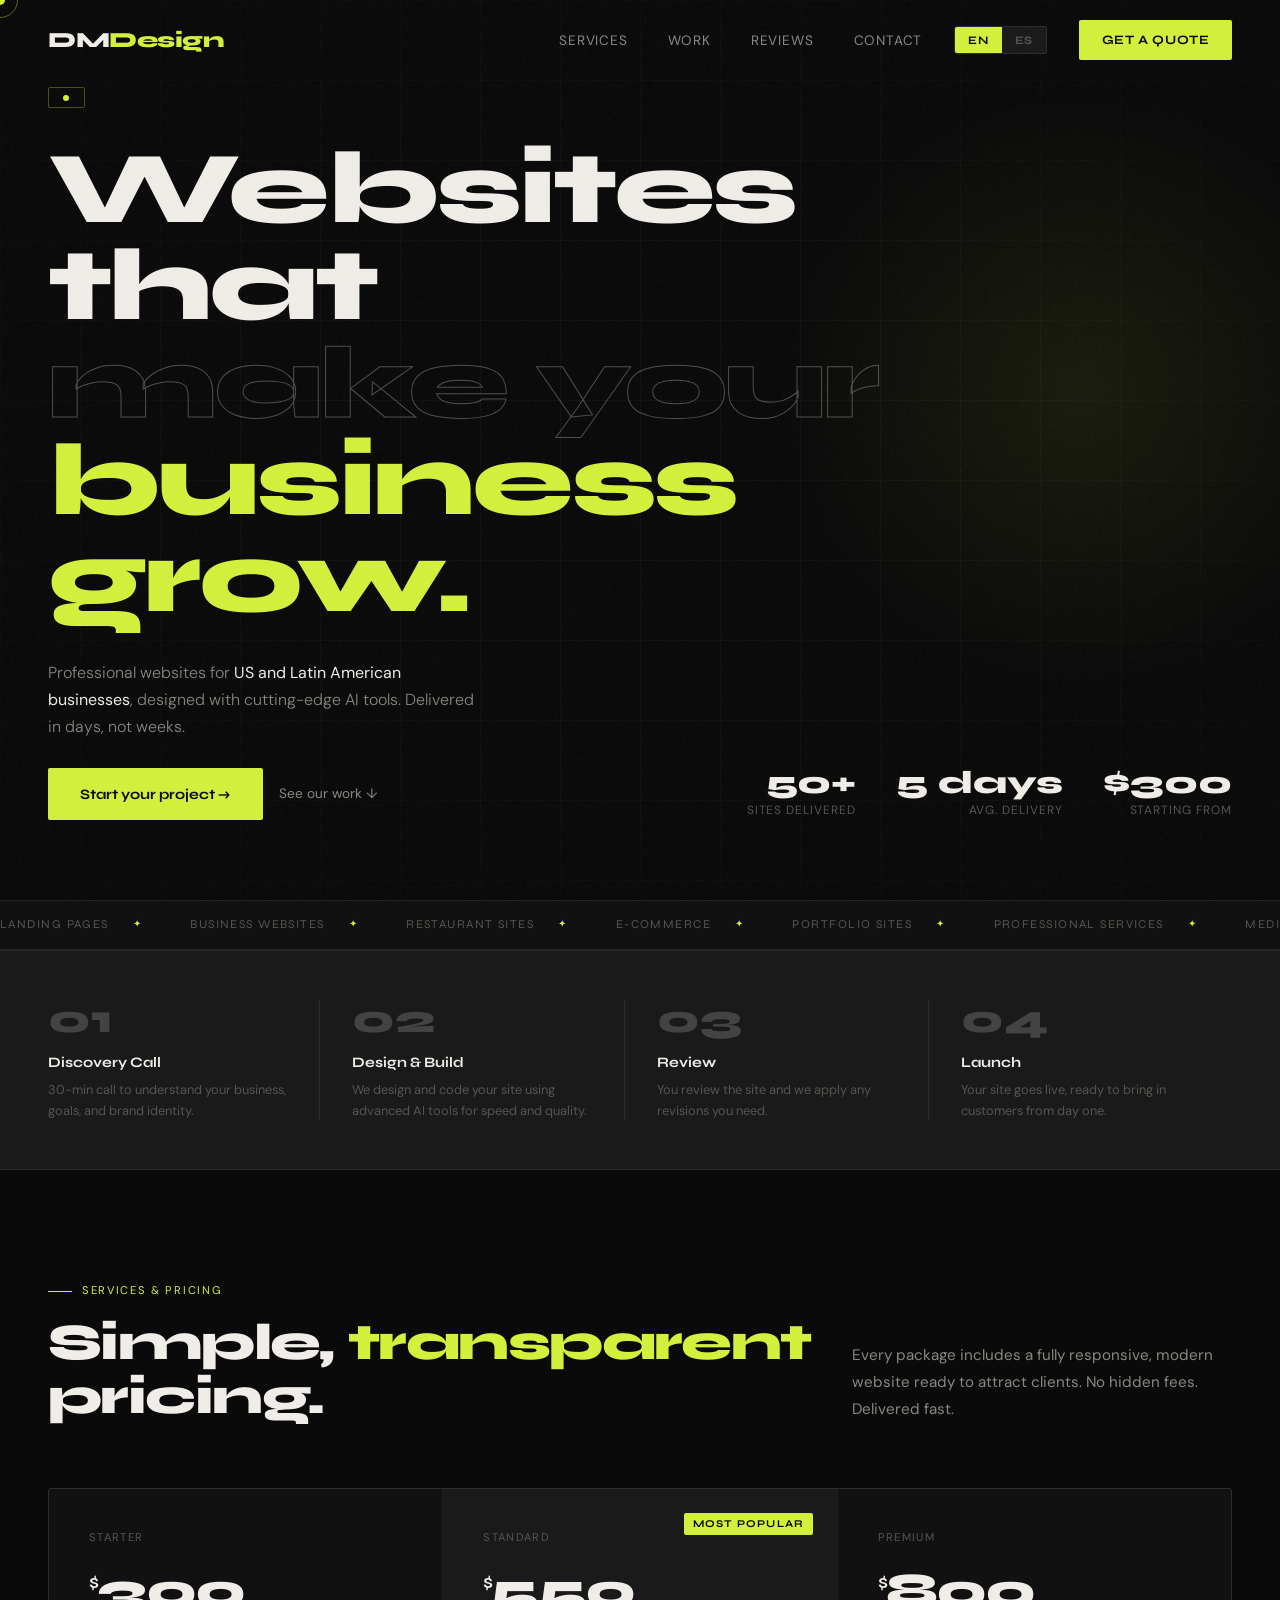
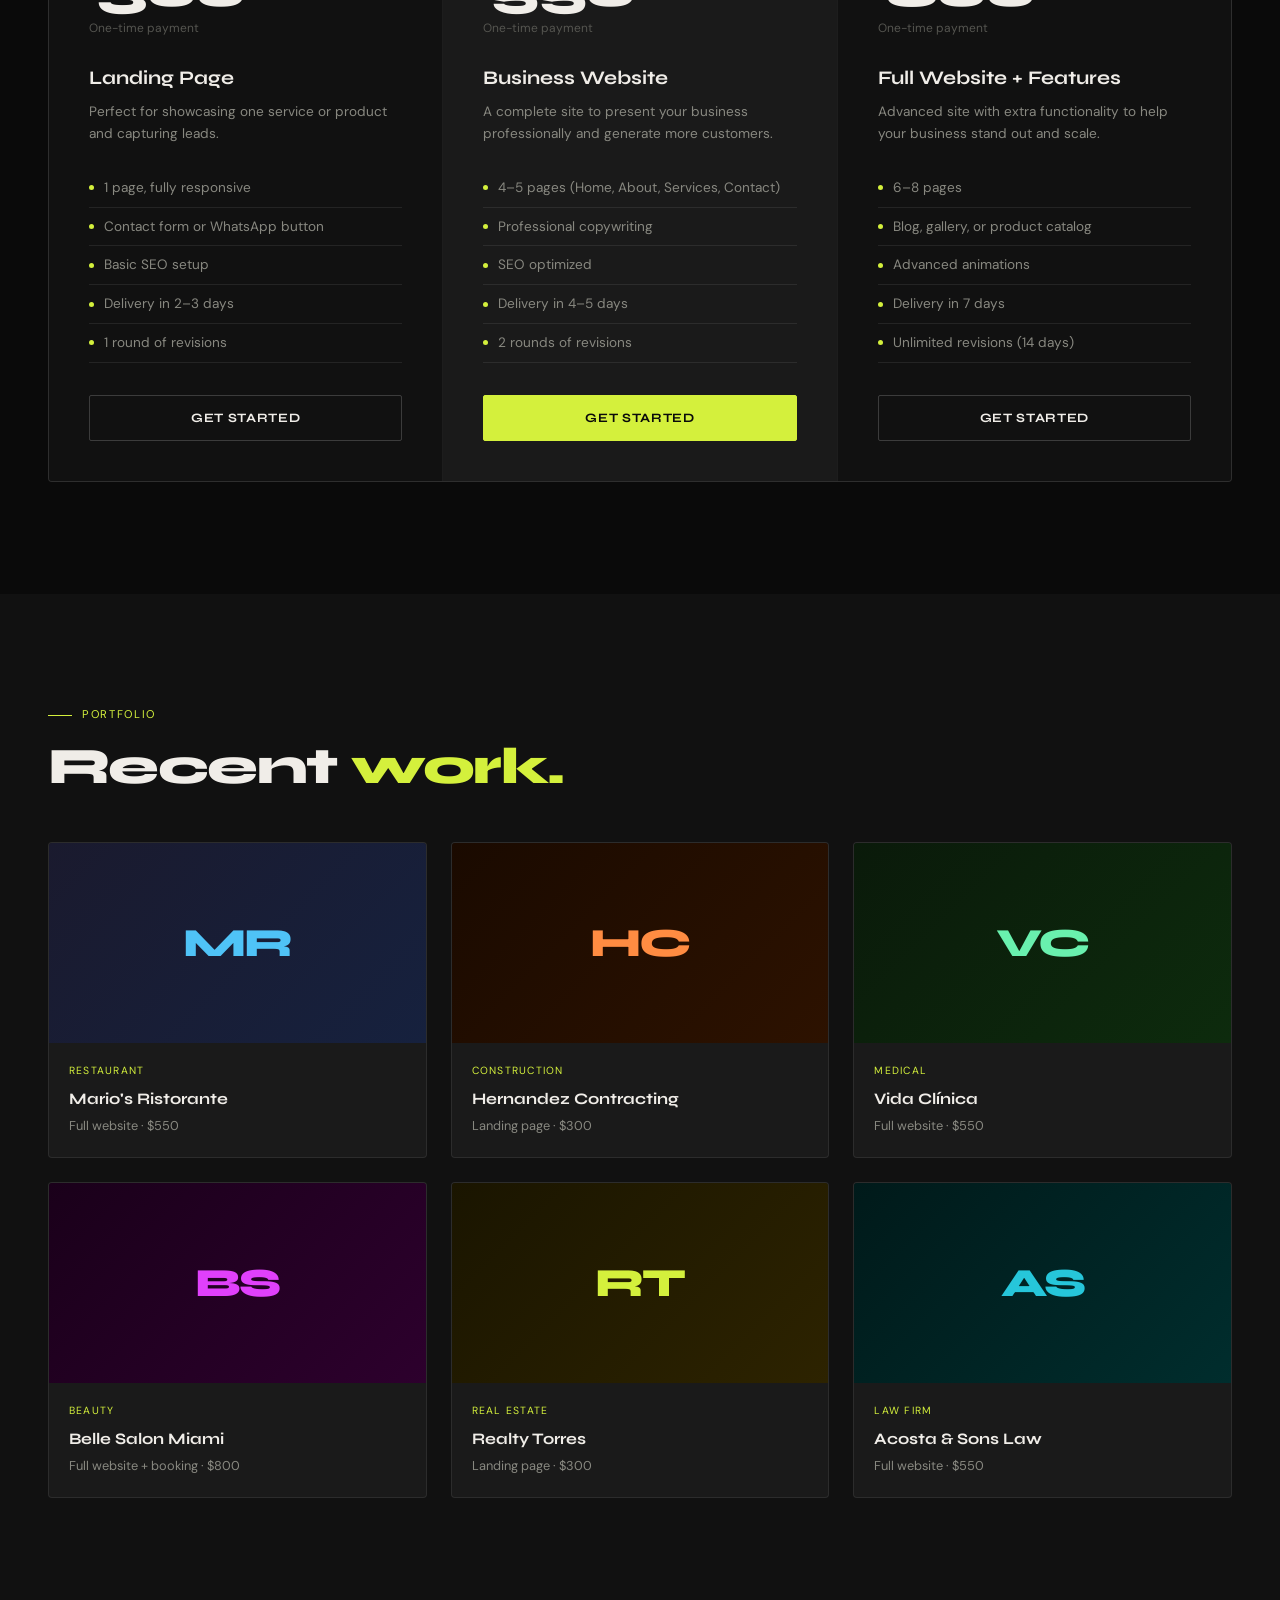
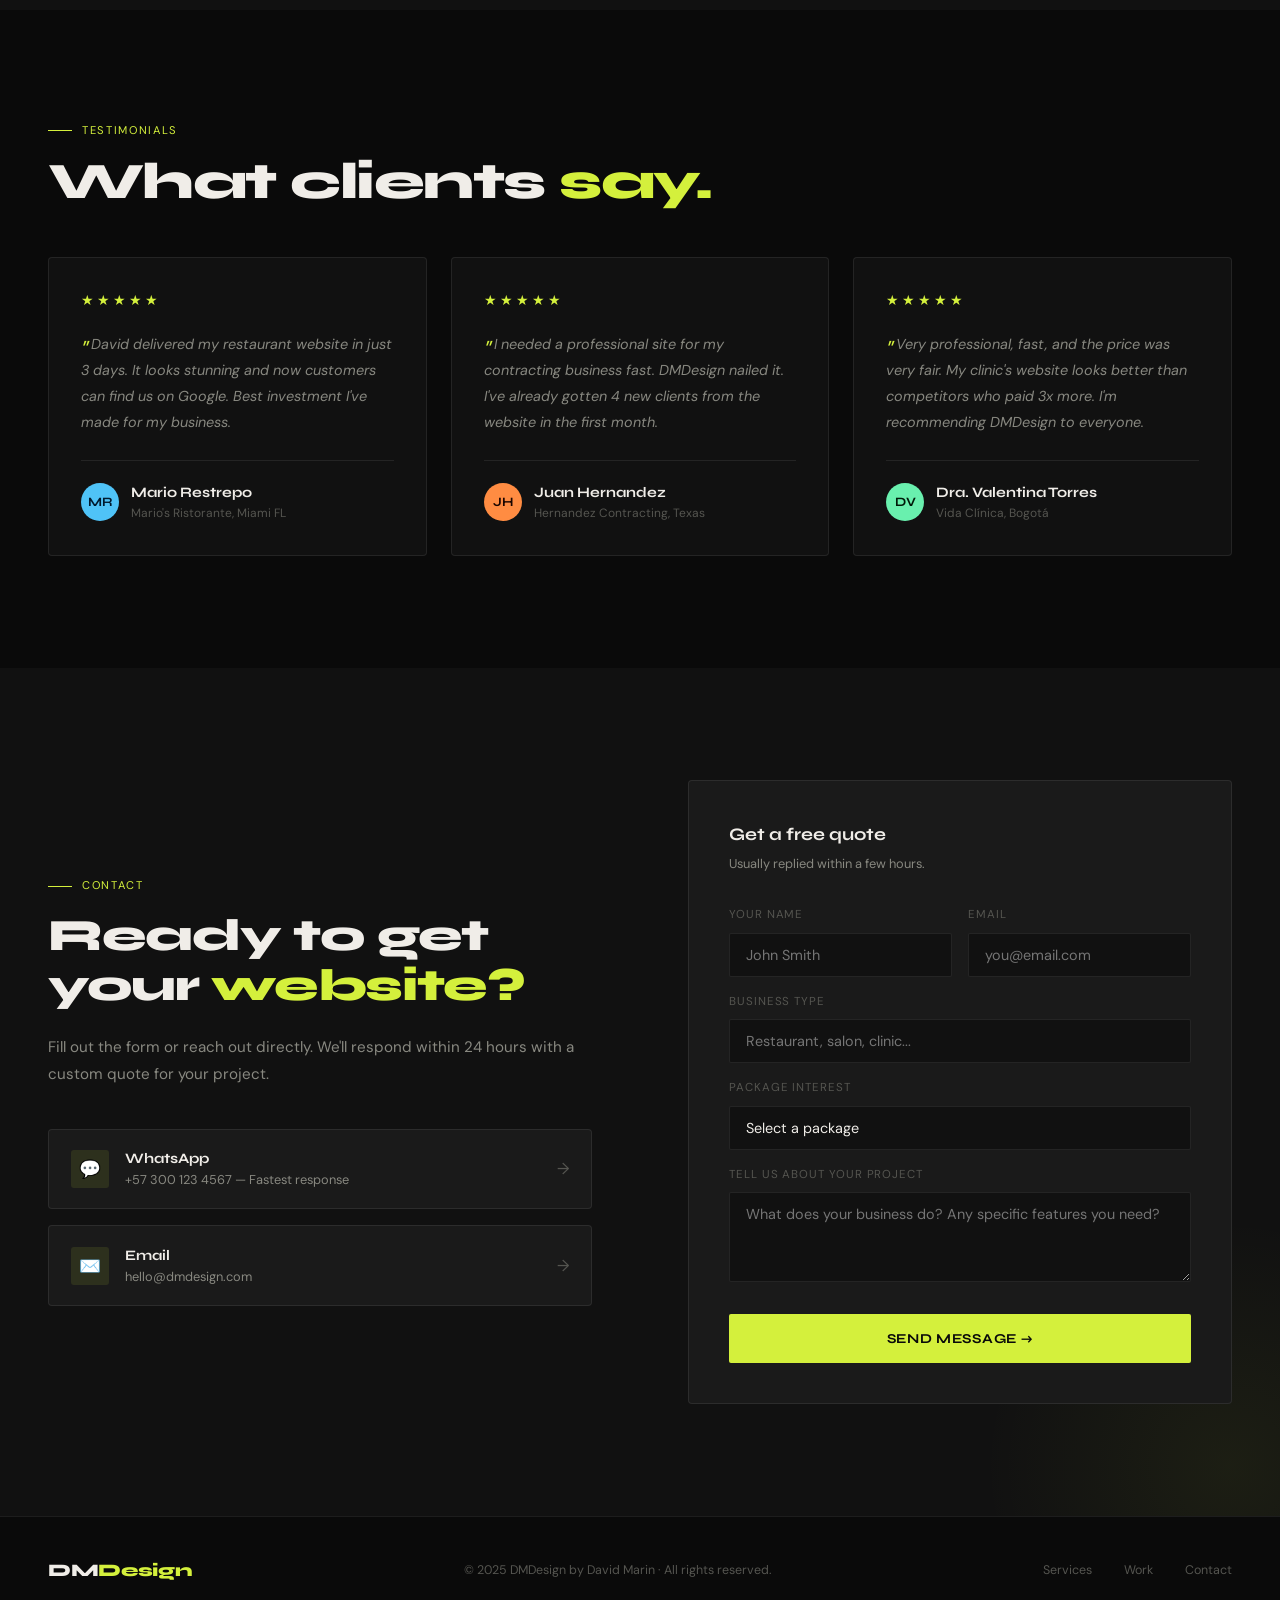
<file: index.html>
<!DOCTYPE html>
<html lang="en">
<head>
<meta charset="UTF-8">
<meta name="viewport" content="width=device-width, initial-scale=1.0">
<title>DMDesign — Professional Web Design</title>
<link rel="stylesheet" href="style.css">
<link rel="preconnect" href="https://fonts.googleapis.com">
<link rel="preconnect" href="https://fonts.gstatic.com" crossorigin>
<link href="https://fonts.googleapis.com/css2?family=Syne:wght@400;500;600;700;800&family=DM+Sans:ital,opsz,wght@0,9..40,300;0,9..40,400;0,9..40,500;1,9..40,300&display=swap" rel="stylesheet">

<script src="Js.js" defer></script>


</head>
<body>

<div class="cursor" id="cursor"></div>
<div class="cursor-ring" id="cursor-ring"></div>

<nav id="nav">
  <a href="#" class="nav-logo">DM<span>Design</span></a>
  <div class="nav-right">
    <ul class="nav-links">
      <li><a href="#services"      data-en="Services"    data-es="Servicios">Services</a></li>
      <li><a href="#portfolio"     data-en="Work"        data-es="Portafolio">Work</a></li>
      <li><a href="#testimonials"  data-en="Reviews"     data-es="Reseñas">Reviews</a></li>
      <li><a href="#contact"       data-en="Contact"     data-es="Contacto">Contact</a></li>
    </ul>
    <div class="lang-toggle">
      <button class="lang-btn active" id="btn-en" onclick="setLang('en')">EN</button>
      <button class="lang-btn"        id="btn-es" onclick="setLang('es')">ES</button>
    </div>
    <a href="#contact" class="nav-cta" data-en="Get a quote" data-es="Cotizar">Get a quote</a>
  </div>
</nav>

<!-- HERO -->
<section id="hero">
  <div class="hero-grid-bg"></div>
  <div class="hero-accent-orb"></div>
  <div class="hero-tag" data-en="" data-es=""></div>
  <h1 class="hero-headline reveal">
    <span data-en="Websites that"    data-es="Páginas web que">Websites that</span><br>
    <span class="outline" data-en="make your"   data-es="hacen crecer">make your</span><br>
    <span class="accent"  data-en="business grow." data-es="tu negocio.">business grow.</span>
  </h1>
  <div class="hero-bottom reveal reveal-delay-2">
    <div>
      <p class="hero-sub" data-en="Professional websites for <strong>US and Latin American businesses</strong>, designed with cutting-edge AI tools. Delivered in days, not weeks." data-es="Páginas web profesionales para <strong>negocios en EE.UU. y América Latina</strong>, creadas con herramientas de IA de vanguardia. Listas en días, no semanas.">Professional websites for <strong>US and Latin American businesses</strong>, designed with cutting-edge AI tools. Delivered in days, not weeks.</p>
      <div class="hero-actions">
        <a href="#contact" class="btn-primary" data-en="Start your project →" data-es="Empieza tu proyecto →">Start your project →</a>
        <a href="#portfolio" class="btn-ghost"  data-en="See our work ↓"       data-es="Ver nuestro trabajo ↓">See our work ↓</a>
      </div>
    </div>
    <div class="hero-stats">
      <div class="stat-item">
        <div class="stat-num">50+</div>
        <div class="stat-label" data-en="Sites Delivered" data-es="Sitios Entregados">Sites Delivered</div>
      </div>
      <div class="stat-item">
        <div class="stat-num">5 <span data-en="days" data-es="días">days</span></div>
        <div class="stat-label" data-en="Avg. Delivery" data-es="Entrega Promedio">Avg. Delivery</div>
      </div>
      <div class="stat-item">
        <div class="stat-num">$300</div>
        <div class="stat-label" data-en="Starting From" data-es="Desde">Starting From</div>
      </div>
    </div>
  </div>
</section>

<!-- MARQUEE -->
<div class="marquee-wrap">
  <div class="marquee-track">
    <div class="marquee-item" data-en="Landing Pages"         data-es="Landing Pages">Landing Pages</div>
    <div class="marquee-item" data-en="Business Websites"     data-es="Sitios Corporativos">Business Websites</div>
    <div class="marquee-item" data-en="Restaurant Sites"      data-es="Sitios para Restaurantes">Restaurant Sites</div>
    <div class="marquee-item" data-en="E-commerce"            data-es="Tiendas Online">E-commerce</div>
    <div class="marquee-item" data-en="Portfolio Sites"       data-es="Portafolios">Portfolio Sites</div>
    <div class="marquee-item" data-en="Professional Services" data-es="Servicios Profesionales">Professional Services</div>
    <div class="marquee-item" data-en="Medical Practices"     data-es="Clínicas y Médicos">Medical Practices</div>
    <div class="marquee-item" data-en="Local Businesses"      data-es="Negocios Locales">Local Businesses</div>
    <div class="marquee-item" data-en="Real Estate"           data-es="Inmobiliarias">Real Estate</div>
    <div class="marquee-item" data-en="Landing Pages"         data-es="Landing Pages">Landing Pages</div>
    <div class="marquee-item" data-en="Business Websites"     data-es="Sitios Corporativos">Business Websites</div>
    <div class="marquee-item" data-en="Restaurant Sites"      data-es="Sitios para Restaurantes">Restaurant Sites</div>
    <div class="marquee-item" data-en="E-commerce"            data-es="Tiendas Online">E-commerce</div>
    <div class="marquee-item" data-en="Portfolio Sites"       data-es="Portafolios">Portfolio Sites</div>
    <div class="marquee-item" data-en="Professional Services" data-es="Servicios Profesionales">Professional Services</div>
    <div class="marquee-item" data-en="Medical Practices"     data-es="Clínicas y Médicos">Medical Practices</div>
    <div class="marquee-item" data-en="Local Businesses"      data-es="Negocios Locales">Local Businesses</div>
    <div class="marquee-item" data-en="Real Estate"           data-es="Inmobiliarias">Real Estate</div>
  </div>
</div>

<!-- PROCESS -->
<div class="process-strip">
  <div class="process-step reveal">
    <div class="process-num">01</div>
    <div class="process-step-title" data-en="Discovery Call"   data-es="Llamada Inicial">Discovery Call</div>
    <div class="process-desc"       data-en="30-min call to understand your business, goals, and brand identity." data-es="Llamada de 30 min para entender tu negocio, objetivos e identidad de marca.">30-min call to understand your business, goals, and brand identity.</div>
  </div>
  <div class="process-step reveal reveal-delay-1">
    <div class="process-num">02</div>
    <div class="process-step-title" data-en="Design & Build"   data-es="Diseño y Desarrollo">Design & Build</div>
    <div class="process-desc"       data-en="We design and code your site using advanced AI tools for speed and quality." data-es="Diseñamos y desarrollamos tu sitio con herramientas de IA para máxima velocidad y calidad.">We design and code your site using advanced AI tools for speed and quality.</div>
  </div>
  <div class="process-step reveal reveal-delay-2">
    <div class="process-num">03</div>
    <div class="process-step-title" data-en="Review"           data-es="Revisión">Review</div>
    <div class="process-desc"       data-en="You review the site and we apply any revisions you need." data-es="Revisas el sitio y aplicamos todos los cambios que necesites.">You review the site and we apply any revisions you need.</div>
  </div>
  <div class="process-step reveal reveal-delay-3">
    <div class="process-num">04</div>
    <div class="process-step-title" data-en="Launch"           data-es="Lanzamiento">Launch</div>
    <div class="process-desc"       data-en="Your site goes live, ready to bring in customers from day one." data-es="Tu sitio sale en vivo, listo para atraer clientes desde el primer día.">Your site goes live, ready to bring in customers from day one.</div>
  </div>
</div>

<!-- SERVICES -->
<section id="services">
  <div class="services-header">
    <div>
      <div class="section-label reveal" data-en="Services & Pricing" data-es="Servicios y Precios">Services & Pricing</div>
      <h2 class="section-title reveal reveal-delay-1">
        <span data-en="Simple, "     data-es="Precios ">Simple, </span><span class="accent" data-en="transparent" data-es="simples y">transparent</span><br>
        <span data-en="pricing."     data-es="transparentes.">pricing.</span>
      </h2>
    </div>
    <p class="services-desc reveal" data-en="Every package includes a fully responsive, modern website ready to attract clients. No hidden fees. Delivered fast." data-es="Cada paquete incluye un sitio web moderno y responsive listo para atraer clientes. Sin costos ocultos. Entregado rápido.">Every package includes a fully responsive, modern website ready to attract clients. No hidden fees. Delivered fast.</p>
  </div>
  <div class="pricing-grid reveal">
    <div class="pricing-card">
      <div class="pricing-tier"      data-en="Starter"       data-es="Básico">Starter</div>
      <div class="pricing-price"><sup>$</sup>300</div>
      <div class="pricing-from"      data-en="One-time payment" data-es="Pago único">One-time payment</div>
      <div class="pricing-name"      data-en="Landing Page"  data-es="Landing Page">Landing Page</div>
      <div class="pricing-desc-text" data-en="Perfect for showcasing one service or product and capturing leads." data-es="Ideal para destacar un servicio o producto y capturar clientes potenciales.">Perfect for showcasing one service or product and capturing leads.</div>
      <ul class="pricing-features">
        <li data-en="1 page, fully responsive"             data-es="1 página, totalmente responsive">1 page, fully responsive</li>
        <li data-en="Contact form or WhatsApp button"      data-es="Formulario de contacto o botón WhatsApp">Contact form or WhatsApp button</li>
        <li data-en="Basic SEO setup"                      data-es="SEO básico configurado">Basic SEO setup</li>
        <li data-en="Delivery in 2–3 days"                 data-es="Entrega en 2–3 días">Delivery in 2–3 days</li>
        <li data-en="1 round of revisions"                 data-es="1 ronda de revisiones">1 round of revisions</li>
      </ul>
      <a href="#contact" class="btn-card" data-en="Get started" data-es="Empezar">Get started</a>
    </div>
    <div class="pricing-card featured">
      <span class="pricing-badge"    data-en="Most popular"  data-es="Más popular">Most popular</span>
      <div class="pricing-tier"      data-en="Standard"      data-es="Estándar">Standard</div>
      <div class="pricing-price"><sup>$</sup>550</div>
      <div class="pricing-from"      data-en="One-time payment" data-es="Pago único">One-time payment</div>
      <div class="pricing-name"      data-en="Business Website" data-es="Sitio de Negocio">Business Website</div>
      <div class="pricing-desc-text" data-en="A complete site to present your business professionally and generate more customers." data-es="Un sitio completo para presentar tu negocio profesionalmente y generar más clientes.">A complete site to present your business professionally and generate more customers.</div>
      <ul class="pricing-features">
        <li data-en="4–5 pages (Home, About, Services, Contact)" data-es="4–5 páginas (Inicio, Nosotros, Servicios, Contacto)">4–5 pages (Home, About, Services, Contact)</li>
        <li data-en="Professional copywriting"             data-es="Redacción profesional de textos">Professional copywriting</li>
        <li data-en="SEO optimized"                        data-es="Optimizado para SEO">SEO optimized</li>
        <li data-en="Delivery in 4–5 days"                 data-es="Entrega en 4–5 días">Delivery in 4–5 days</li>
        <li data-en="2 rounds of revisions"                data-es="2 rondas de revisiones">2 rounds of revisions</li>
      </ul>
      <a href="#contact" class="btn-card filled" data-en="Get started" data-es="Empezar">Get started</a>
    </div>
    <div class="pricing-card">
      <div class="pricing-tier"      data-en="Premium"       data-es="Premium">Premium</div>
      <div class="pricing-price"><sup>$</sup>800</div>
      <div class="pricing-from"      data-en="One-time payment" data-es="Pago único">One-time payment</div>
      <div class="pricing-name"      data-en="Full Website + Features" data-es="Sitio Completo + Funciones">Full Website + Features</div>
      <div class="pricing-desc-text" data-en="Advanced site with extra functionality to help your business stand out and scale." data-es="Sitio avanzado con funcionalidades extra para destacar y escalar tu negocio.">Advanced site with extra functionality to help your business stand out and scale.</div>
      <ul class="pricing-features">
        <li data-en="6–8 pages"                            data-es="6–8 páginas">6–8 pages</li>
        <li data-en="Blog, gallery, or product catalog"    data-es="Blog, galería o catálogo de productos">Blog, gallery, or product catalog</li>
        <li data-en="Advanced animations"                  data-es="Animaciones avanzadas">Advanced animations</li>
        <li data-en="Delivery in 7 days"                   data-es="Entrega en 7 días">Delivery in 7 days</li>
        <li data-en="Unlimited revisions (14 days)"        data-es="Revisiones ilimitadas (14 días)">Unlimited revisions (14 days)</li>
      </ul>
      <a href="#contact" class="btn-card" data-en="Get started" data-es="Empezar">Get started</a>
    </div>
  </div>
</section>

<!-- PORTFOLIO -->
<section id="portfolio">
  <div class="section-label reveal" data-en="Portfolio"      data-es="Portafolio">Portfolio</div>
  <h2 class="section-title reveal reveal-delay-1">
    <span data-en="Recent " data-es="Trabajo ">Recent </span><span class="accent" data-en="work." data-es="reciente.">work.</span>
  </h2>
  <div class="portfolio-grid">
    <div class="portfolio-item reveal">
      <div class="portfolio-thumb"><div class="port-preview port-1">MR</div></div>
      <div class="portfolio-info">
        <div class="portfolio-industry" data-en="Restaurant"   data-es="Restaurante">Restaurant</div>
        <div class="portfolio-title">Mario's Ristorante</div>
        <div class="portfolio-sub"      data-en="Full website · $550" data-es="Sitio completo · $550">Full website · $550</div>
      </div>
    </div>
    <div class="portfolio-item reveal reveal-delay-1">
      <div class="portfolio-thumb"><div class="port-preview port-2">HC</div></div>
      <div class="portfolio-info">
        <div class="portfolio-industry" data-en="Construction" data-es="Construcción">Construction</div>
        <div class="portfolio-title">Hernandez Contracting</div>
        <div class="portfolio-sub"      data-en="Landing page · $300" data-es="Landing page · $300">Landing page · $300</div>
      </div>
    </div>
    <div class="portfolio-item reveal reveal-delay-2">
      <div class="portfolio-thumb"><div class="port-preview port-3">VC</div></div>
      <div class="portfolio-info">
        <div class="portfolio-industry" data-en="Medical"      data-es="Medicina">Medical</div>
        <div class="portfolio-title">Vida Clínica</div>
        <div class="portfolio-sub"      data-en="Full website · $550" data-es="Sitio completo · $550">Full website · $550</div>
      </div>
    </div>
    <div class="portfolio-item reveal reveal-delay-1">
      <div class="portfolio-thumb"><div class="port-preview port-4">BS</div></div>
      <div class="portfolio-info">
        <div class="portfolio-industry" data-en="Beauty"       data-es="Belleza">Beauty</div>
        <div class="portfolio-title">Belle Salon Miami</div>
        <div class="portfolio-sub"      data-en="Full website + booking · $800" data-es="Sitio + reservas · $800">Full website + booking · $800</div>
      </div>
    </div>
    <div class="portfolio-item reveal reveal-delay-2">
      <div class="portfolio-thumb"><div class="port-preview port-5">RT</div></div>
      <div class="portfolio-info">
        <div class="portfolio-industry" data-en="Real Estate"  data-es="Inmobiliaria">Real Estate</div>
        <div class="portfolio-title">Realty Torres</div>
        <div class="portfolio-sub"      data-en="Landing page · $300" data-es="Landing page · $300">Landing page · $300</div>
      </div>
    </div>
    <div class="portfolio-item reveal reveal-delay-3">
      <div class="portfolio-thumb"><div class="port-preview port-6">AS</div></div>
      <div class="portfolio-info">
        <div class="portfolio-industry" data-en="Law Firm"     data-es="Firma Legal">Law Firm</div>
        <div class="portfolio-title">Acosta &amp; Sons Law</div>
        <div class="portfolio-sub"      data-en="Full website · $550" data-es="Sitio completo · $550">Full website · $550</div>
      </div>
    </div>
  </div>
</section>

<!-- TESTIMONIALS -->
<section id="testimonials">
  <div class="section-label reveal" data-en="Testimonials"   data-es="Testimonios">Testimonials</div>
  <h2 class="section-title reveal reveal-delay-1">
    <span data-en="What clients "   data-es="Lo que dicen ">What clients </span><span class="accent" data-en="say." data-es="los clientes.">say.</span>
  </h2>
  <div class="testimonials-grid">
    <div class="testimonial-card reveal">
      <div class="testimonial-stars"><span class="star">★</span><span class="star">★</span><span class="star">★</span><span class="star">★</span><span class="star">★</span></div>
      <p class="testimonial-quote" data-en="David delivered my restaurant website in just 3 days. It looks stunning and now customers can find us on Google. Best investment I've made for my business." data-es="David entregó el sitio de mi restaurante en solo 3 días. Se ve espectacular y ahora los clientes nos encuentran en Google. La mejor inversión que he hecho para mi negocio.">David delivered my restaurant website in just 3 days. It looks stunning and now customers can find us on Google. Best investment I've made for my business.</p>
      <div class="testimonial-author">
        <div class="author-avatar" style="background:#4fc3f7;color:#001a2e;">MR</div>
        <div><div class="author-name">Mario Restrepo</div><div class="author-biz">Mario's Ristorante, Miami FL</div></div>
      </div>
    </div>
    <div class="testimonial-card reveal reveal-delay-1">
      <div class="testimonial-stars"><span class="star">★</span><span class="star">★</span><span class="star">★</span><span class="star">★</span><span class="star">★</span></div>
      <p class="testimonial-quote" data-en="I needed a professional site for my contracting business fast. DMDesign nailed it. I've already gotten 4 new clients from the website in the first month." data-es="Necesitaba un sitio profesional para mi negocio de construcción rápido. DMDesign lo logró. Ya conseguí 4 nuevos clientes a través del sitio en el primer mes.">I needed a professional site for my contracting business fast. DMDesign nailed it. I've already gotten 4 new clients from the website in the first month.</p>
      <div class="testimonial-author">
        <div class="author-avatar" style="background:#ff8c42;color:#1a0500;">JH</div>
        <div><div class="author-name">Juan Hernandez</div><div class="author-biz">Hernandez Contracting, Texas</div></div>
      </div>
    </div>
    <div class="testimonial-card reveal reveal-delay-2">
      <div class="testimonial-stars"><span class="star">★</span><span class="star">★</span><span class="star">★</span><span class="star">★</span><span class="star">★</span></div>
      <p class="testimonial-quote" data-en="Very professional, fast, and the price was very fair. My clinic's website looks better than competitors who paid 3x more. I'm recommending DMDesign to everyone." data-es="Muy profesional, rápido y el precio fue muy justo. El sitio de mi clínica se ve mejor que el de competidores que pagaron 3 veces más. Recomiendo DMDesign a todos.">Very professional, fast, and the price was very fair. My clinic's website looks better than competitors who paid 3x more. I'm recommending DMDesign to everyone.</p>
      <div class="testimonial-author">
        <div class="author-avatar" style="background:#69f0ae;color:#001a08;">DV</div>
        <div><div class="author-name">Dra. Valentina Torres</div><div class="author-biz">Vida Clínica, Bogotá</div></div>
      </div>
    </div>
  </div>
</section>

<!-- CONTACT -->
<section id="contact">
  <div class="contact-accent"></div>
  <div class="contact-inner">
    <div>
      <div class="section-label reveal" data-en="Contact" data-es="Contacto">Contact</div>
      <h2 class="contact-tagline reveal reveal-delay-1">
        <span data-en="Ready to get<br>your " data-es="¿Listo para tener<br>tu ">Ready to get<br>your </span><span class="accent" data-en="website?" data-es="página web?">website?</span>
      </h2>
      <p class="contact-sub reveal reveal-delay-2" data-en="Fill out the form or reach out directly. We'll respond within 24 hours with a custom quote for your project." data-es="Completa el formulario o contáctanos directamente. Te respondemos en menos de 24 horas con una cotización personalizada.">Fill out the form or reach out directly. We'll respond within 24 hours with a custom quote for your project.</p>
      <div class="contact-channels reveal reveal-delay-3">
        <a href="https://wa.me/573001234567" class="channel-link" target="_blank">
          <div class="channel-icon">💬</div>
          <div class="channel-info">
            <div class="channel-name">WhatsApp</div>
            <div class="channel-handle" data-en="+57 300 123 4567 — Fastest response" data-es="+57 300 123 4567 — Respuesta más rápida">+57 300 123 4567 — Fastest response</div>
          </div>
          <span class="channel-arrow">→</span>
        </a>
        <a href="mailto:hello@dmdesign.com" class="channel-link">
          <div class="channel-icon">✉️</div>
          <div class="channel-info">
            <div class="channel-name">Email</div>
            <div class="channel-handle">hello@dmdesign.com</div>
          </div>
          <span class="channel-arrow">→</span>
        </a>
      </div>
    </div>
    <div class="contact-form-wrap reveal reveal-delay-2">
      <div class="form-title" data-en="Get a free quote"       data-es="Obtén una cotización gratis">Get a free quote</div>
      <div class="form-sub"   data-en="Usually replied within a few hours." data-es="Normalmente respondemos en pocas horas.">Usually replied within a few hours.</div>
      <div class="form-row">
        <div class="form-group">
          <label data-en="Your name"    data-es="Tu nombre">Your name</label>
          <input type="text"  id="f-name" placeholder="John Smith">
        </div>
        <div class="form-group">
          <label>Email</label>
          <input type="email" placeholder="you@email.com">
        </div>
      </div>
      <div class="form-group">
        <label data-en="Business type" data-es="Tipo de negocio">Business type</label>
        <input type="text" id="f-biz" placeholder="Restaurant, salon, clinic...">
      </div>
      <div class="form-group">
        <label data-en="Package interest" data-es="Paquete de interés">Package interest</label>
        <select id="f-pkg">
          <option data-en="Select a package"              data-es="Selecciona un paquete">Select a package</option>
          <option data-en="Landing Page — $300"           data-es="Landing Page — $300">Landing Page — $300</option>
          <option data-en="Business Website — $550"       data-es="Sitio de Negocio — $550">Business Website — $550</option>
          <option data-en="Full Website + Features — $800" data-es="Sitio Completo + Funciones — $800">Full Website + Features — $800</option>
          <option data-en="Not sure yet"                  data-es="Aún no lo sé">Not sure yet</option>
        </select>
      </div>
      <div class="form-group">
        <label data-en="Tell us about your project" data-es="Cuéntanos sobre tu proyecto">Tell us about your project</label>
        <textarea id="f-msg" placeholder="What does your business do? Any specific features you need?"></textarea>
      </div>
      <button class="btn-submit" id="submit-btn" data-en="Send message →" data-es="Enviar mensaje →" onclick="handleSubmit(this)">Send message →</button>
    </div>
  </div>
</section>

<footer>
  <a href="#" class="footer-logo">DM<span>Design</span></a>
  <p class="footer-copy" data-en="© 2025 DMDesign by David Marin · All rights reserved." data-es="© 2025 DMDesign por David Marin · Todos los derechos reservados.">© 2025 DMDesign by David Marin · All rights reserved.</p>
  <div class="footer-links">
    <a href="#services"     data-en="Services"  data-es="Servicios">Services</a>
    <a href="#portfolio"    data-en="Work"       data-es="Portafolio">Work</a>
    <a href="#contact"      data-en="Contact"    data-es="Contacto">Contact</a>
  </div>
</footer>


</body>
</html>
</file>
<file: style.css>
:root {
     --bg: #0a0a0a;
     --bg2: #111111;
     --bg3: #1a1a1a;
     --border: rgba(255, 255, 255, 0.08);
     --border-hover: rgba(255, 255, 255, 0.18);
     --text: #f0ede8;
     --text-muted: #888880;
     --text-dim: #555550;
     --accent: #d4f03c;
     --accent2: #c8e836;
     --accent-dark: #0a0a0a;
     --font-display: 'Syne', sans-serif;
     --font-body: 'DM Sans', sans-serif;
 }

 *,
 *::before,
 *::after {
     box-sizing: border-box;
     margin: 0;
     padding: 0;
 }

 html {
     scroll-behavior: smooth;
 }

 body {
     background: var(--bg);
     color: var(--text);
     font-family: var(--font-body);
     font-size: 16px;
     line-height: 1.6;
     overflow-x: hidden;
     cursor: none;
 }

 .cursor {
     position: fixed;
     width: 10px;
     height: 10px;
     background: var(--accent);
     border-radius: 50%;
     pointer-events: none;
     z-index: 9999;
     transform: translate(-50%, -50%);
     transition: width 0.3s, height 0.3s;
 }

 .cursor-ring {
     position: fixed;
     width: 36px;
     height: 36px;
     border: 1px solid rgba(212, 240, 60, 0.4);
     border-radius: 50%;
     pointer-events: none;
     z-index: 9998;
     transform: translate(-50%, -50%);
     transition: width 0.3s, height 0.3s;
 }

 body::before {
     content: '';
     position: fixed;
     inset: 0;
     background-image: url("data:image/svg+xml,%3Csvg viewBox='0 0 256 256' xmlns='http://www.w3.org/2000/svg'%3E%3Cfilter id='noise'%3E%3CfeTurbulence type='fractalNoise' baseFrequency='0.9' numOctaves='4' stitchTiles='stitch'/%3E%3C/filter%3E%3Crect width='100%25' height='100%25' filter='url(%23noise)' opacity='1'/%3E%3C/svg%3E");
     opacity: 0.025;
     pointer-events: none;
     z-index: 1000;
 }

 nav {
     position: fixed;
     top: 0;
     left: 0;
     right: 0;
     z-index: 100;
     display: flex;
     align-items: center;
     justify-content: space-between;
     padding: 1.25rem 3rem;
     border-bottom: 1px solid transparent;
     transition: border-color 0.3s, background 0.3s;
 }

 nav.scrolled {
     border-color: var(--border);
     background: rgba(10, 10, 10, 0.88);
     backdrop-filter: blur(20px);
 }

 .nav-logo {
     font-family: var(--font-display);
     font-size: 1.35rem;
     font-weight: 800;
     letter-spacing: -0.02em;
     color: var(--text);
     text-decoration: none;
 }

 .nav-logo span {
     color: var(--accent);
 }

 .nav-right {
     display: flex;
     align-items: center;
     gap: 2rem;
 }

 .nav-links {
     display: flex;
     gap: 2.5rem;
     list-style: none;
 }

 .nav-links a {
     font-size: 0.85rem;
     color: var(--text-muted);
     text-decoration: none;
     letter-spacing: 0.06em;
     text-transform: uppercase;
     transition: color 0.2s;
 }

 .nav-links a:hover {
     color: var(--text);
 }

 .lang-toggle {
     display: flex;
     align-items: center;
     background: var(--bg3);
     border: 1px solid var(--border);
     border-radius: 3px;
     overflow: hidden;
 }

 .lang-btn {
     padding: 0.38rem 0.8rem;
     font-family: var(--font-display);
     font-size: 0.72rem;
     font-weight: 700;
     letter-spacing: 0.08em;
     color: var(--text-dim);
     background: transparent;
     border: none;
     cursor: pointer;
     transition: background 0.2s, color 0.2s;
 }

 .lang-btn.active {
     background: var(--accent);
     color: var(--accent-dark);
 }

 .lang-btn:not(.active):hover {
     color: var(--text);
 }

 .nav-cta {
     background: var(--accent);
     color: var(--accent-dark);
     font-family: var(--font-display);
     font-weight: 700;
     font-size: 0.8rem;
     letter-spacing: 0.05em;
     text-transform: uppercase;
     text-decoration: none;
     padding: 0.6rem 1.4rem;
     border-radius: 2px;
     transition: background 0.2s, transform 0.15s;
     white-space: nowrap;
 }

 .nav-cta:hover {
     background: var(--accent2);
     transform: translateY(-1px);
 }

 #hero {
     min-height: 100vh;
     display: flex;
     flex-direction: column;
     justify-content: flex-end;
     padding: 0 3rem 5rem;
     position: relative;
     overflow: hidden;
 }

 .hero-grid-bg {
     position: absolute;
     inset: 0;
     background-image: linear-gradient(rgba(255, 255, 255, 0.03) 1px, transparent 1px), linear-gradient(90deg, rgba(255, 255, 255, 0.03) 1px, transparent 1px);
     background-size: 80px 80px;
     mask-image: radial-gradient(ellipse 80% 80% at 50% 50%, black 30%, transparent 100%);
 }

 .hero-accent-orb {
     position: absolute;
     width: 600px;
     height: 600px;
     border-radius: 50%;
     background: radial-gradient(circle, rgba(212, 240, 60, 0.08) 0%, transparent 70%);
     top: 10%;
     right: -100px;
     pointer-events: none;
 }

 .hero-tag {
     display: inline-flex;
     align-items: center;
     gap: 8px;
     font-size: 0.75rem;
     letter-spacing: 0.1em;
     text-transform: uppercase;
     color: var(--accent);
     border: 1px solid rgba(212, 240, 60, 0.3);
     padding: 0.4rem 0.9rem;
     border-radius: 2px;
     margin-bottom: 2rem;
     width: fit-content;
 }

 .hero-tag::before {
     content: '';
     width: 6px;
     height: 6px;
     border-radius: 50%;
     background: var(--accent);
     animation: pulse 2s infinite;
 }

 @keyframes pulse {

     0%,
     100% {
         opacity: 1;
         transform: scale(1)
     }

     50% {
         opacity: 0.4;
         transform: scale(0.8)
     }
 }

 .hero-headline {
     font-family: var(--font-display);
     font-size: clamp(3.5rem, 8vw, 7.5rem);
     font-weight: 800;
     line-height: 0.95;
     letter-spacing: -0.03em;
     margin-bottom: 2rem;
     max-width: 900px;
 }

 .hero-headline .accent {
     color: var(--accent);
 }

 .hero-headline .outline {
     -webkit-text-stroke: 1px rgba(240, 237, 232, 0.3);
     color: transparent;
 }

 .hero-bottom {
     display: flex;
     align-items: flex-end;
     justify-content: space-between;
     gap: 2rem;
     flex-wrap: wrap;
 }

 .hero-sub {
     max-width: 440px;
     color: var(--text-muted);
     font-size: 1rem;
     font-weight: 300;
     line-height: 1.7;
 }

 .hero-sub strong {
     color: var(--text);
     font-weight: 400;
 }

 .hero-actions {
     display: flex;
     gap: 1rem;
     align-items: center;
     margin-top: 1.75rem;
 }

 .btn-primary {
     background: var(--accent);
     color: var(--accent-dark);
     font-family: var(--font-display);
     font-weight: 700;
     font-size: 0.9rem;
     text-decoration: none;
     padding: 0.9rem 2rem;
     border-radius: 2px;
     display: inline-flex;
     align-items: center;
     gap: 8px;
     transition: background 0.2s, transform 0.15s;
 }

 .btn-primary:hover {
     background: var(--accent2);
     transform: translateY(-2px);
 }

 .btn-ghost {
     color: var(--text-muted);
     font-size: 0.85rem;
     text-decoration: none;
     display: inline-flex;
     align-items: center;
     gap: 6px;
     transition: color 0.2s;
 }

 .btn-ghost:hover {
     color: var(--text);
 }

 .hero-stats {
     display: flex;
     gap: 2.5rem;
 }

 .stat-item {
     text-align: right;
 }

 .stat-num {
     font-family: var(--font-display);
     font-size: 2rem;
     font-weight: 800;
     line-height: 1;
 }

 .stat-label {
     font-size: 0.75rem;
     color: var(--text-dim);
     text-transform: uppercase;
     letter-spacing: 0.08em;
     margin-top: 2px;
 }

 .marquee-wrap {
     overflow: hidden;
     border-top: 1px solid var(--border);
     border-bottom: 1px solid var(--border);
     padding: 0.9rem 0;
     background: var(--bg2);
 }

 .marquee-track {
     display: flex;
     gap: 3rem;
     width: max-content;
     animation: marquee 22s linear infinite;
 }

 @keyframes marquee {
     to {
         transform: translateX(-50%);
     }
 }

 .marquee-item {
     font-family: var(--font-display);
     font-size: 0.75rem;
     letter-spacing: 0.12em;
     text-transform: uppercase;
     color: var(--text-dim);
     white-space: nowrap;
     display: flex;
     align-items: center;
     gap: 1.5rem;
 }

 .marquee-item::after {
     content: '✦';
     color: var(--accent);
     font-size: 0.6rem;
 }

 section {
     padding: 7rem 3rem;
 }

 .section-label {
     font-size: 0.7rem;
     letter-spacing: 0.15em;
     text-transform: uppercase;
     color: var(--accent);
     margin-bottom: 1rem;
     display: flex;
     align-items: center;
     gap: 10px;
 }

 .section-label::before {
     content: '';
     display: block;
     width: 24px;
     height: 1px;
     background: var(--accent);
 }

 .section-title {
     font-family: var(--font-display);
     font-size: clamp(2.2rem, 4vw, 3.5rem);
     font-weight: 800;
     letter-spacing: -0.03em;
     line-height: 1.05;
 }

 .section-title .accent {
     color: var(--accent);
 }

 .process-strip {
     background: var(--bg3);
     border-top: 1px solid var(--border);
     border-bottom: 1px solid var(--border);
     padding: 3rem;
     display: flex;
 }

 .process-step {
     flex: 1;
     padding: 0 2rem;
     border-right: 1px solid var(--border);
 }

 .process-step:first-child {
     padding-left: 0;
 }

 .process-step:last-child {
     border-right: none;
 }

 .process-num {
     font-family: var(--font-display);
     font-size: 2.5rem;
     font-weight: 800;
     color: var(--border-hover);
     line-height: 1;
     margin-bottom: 0.75rem;
 }

 .process-step-title {
     font-family: var(--font-display);
     font-weight: 700;
     font-size: 0.9rem;
     margin-bottom: 0.4rem;
 }

 .process-desc {
     font-size: 0.8rem;
     color: var(--text-dim);
     line-height: 1.6;
 }

 #services {
     background: var(--bg);
 }

 .services-header {
     display: flex;
     justify-content: space-between;
     align-items: flex-end;
     gap: 2rem;
     flex-wrap: wrap;
     margin-bottom: 4rem;
 }

 .services-desc {
     max-width: 380px;
     color: var(--text-muted);
     font-size: 0.95rem;
     line-height: 1.8;
 }

 .pricing-grid {
     display: grid;
     grid-template-columns: repeat(3, 1fr);
     gap: 1px;
     background: var(--border);
     border: 1px solid var(--border);
     border-radius: 4px;
     overflow: hidden;
 }

 .pricing-card {
     background: var(--bg2);
     padding: 2.5rem;
     position: relative;
     transition: background 0.2s;
 }

 .pricing-card:hover,
 .pricing-card.featured {
     background: var(--bg3);
 }

 .pricing-badge {
     position: absolute;
     top: 1.5rem;
     right: 1.5rem;
     background: var(--accent);
     color: var(--accent-dark);
     font-family: var(--font-display);
     font-size: 0.65rem;
     font-weight: 700;
     letter-spacing: 0.1em;
     text-transform: uppercase;
     padding: 3px 9px;
     border-radius: 2px;
 }

 .pricing-tier {
     font-size: 0.7rem;
     letter-spacing: 0.12em;
     text-transform: uppercase;
     color: var(--text-dim);
     margin-bottom: 1.25rem;
 }

 .pricing-price {
     font-family: var(--font-display);
     font-size: 3rem;
     font-weight: 800;
     letter-spacing: -0.04em;
     line-height: 1;
     margin-bottom: 0.3rem;
 }

 .pricing-price sup {
     font-size: 1.2rem;
     vertical-align: super;
     font-weight: 600;
 }

 .pricing-from {
     font-size: 0.75rem;
     color: var(--text-dim);
     margin-bottom: 1.5rem;
 }

 .pricing-name {
     font-family: var(--font-display);
     font-size: 1.2rem;
     font-weight: 700;
     margin-bottom: 0.5rem;
 }

 .pricing-desc-text {
     font-size: 0.85rem;
     color: var(--text-muted);
     margin-bottom: 1.5rem;
     line-height: 1.6;
 }

 .pricing-features {
     list-style: none;
     margin-bottom: 2rem;
 }

 .pricing-features li {
     font-size: 0.85rem;
     color: var(--text-muted);
     padding: 0.5rem 0;
     border-bottom: 1px solid var(--border);
     display: flex;
     align-items: center;
     gap: 10px;
 }

 .pricing-features li::before {
     content: '';
     width: 5px;
     height: 5px;
     border-radius: 50%;
     background: var(--accent);
     flex-shrink: 0;
 }

 .btn-card {
     display: block;
     width: 100%;
     text-align: center;
     padding: 0.75rem;
     border: 1px solid var(--border-hover);
     border-radius: 2px;
     font-family: var(--font-display);
     font-size: 0.8rem;
     font-weight: 700;
     letter-spacing: 0.05em;
     text-transform: uppercase;
     color: var(--text);
     text-decoration: none;
     transition: background 0.2s, border-color 0.2s, color 0.2s;
 }

 .btn-card:hover,
 .btn-card.filled {
     background: var(--accent);
     border-color: var(--accent);
     color: var(--accent-dark);
 }

 #portfolio {
     background: var(--bg2);
 }

 .portfolio-grid {
     display: grid;
     grid-template-columns: repeat(3, 1fr);
     gap: 1.5rem;
     margin-top: 3rem;
 }

 .portfolio-item {
     border-radius: 4px;
     overflow: hidden;
     border: 1px solid var(--border);
     background: var(--bg3);
     transition: border-color 0.2s, transform 0.2s;
     cursor: pointer;
 }

 .portfolio-item:hover {
     border-color: var(--border-hover);
     transform: translateY(-4px);
 }

 .portfolio-thumb {
     height: 200px;
 }

 .port-preview {
     width: 100%;
     height: 100%;
     display: flex;
     align-items: center;
     justify-content: center;
     font-family: var(--font-display);
     font-size: 2.5rem;
     font-weight: 800;
     letter-spacing: -0.04em;
 }

 .port-1 {
     background: linear-gradient(135deg, #1a1a2e, #16213e);
     color: #4fc3f7
 }

 .port-2 {
     background: linear-gradient(135deg, #1a0a00, #2d1200);
     color: #ff8c42
 }

 .port-3 {
     background: linear-gradient(135deg, #0a1a0a, #0d2b0d);
     color: #69f0ae
 }

 .port-4 {
     background: linear-gradient(135deg, #1a001a, #2d002d);
     color: #e040fb
 }

 .port-5 {
     background: linear-gradient(135deg, #1a1500, #2d2300);
     color: var(--accent)
 }

 .port-6 {
     background: linear-gradient(135deg, #001a1a, #002d2d);
     color: #26c6da
 }

 .portfolio-info {
     padding: 1.25rem;
 }

 .portfolio-industry {
     font-size: 0.65rem;
     letter-spacing: 0.12em;
     text-transform: uppercase;
     color: var(--accent);
     margin-bottom: 0.4rem;
 }

 .portfolio-title {
     font-family: var(--font-display);
     font-size: 1rem;
     font-weight: 700;
     margin-bottom: 0.3rem;
 }

 .portfolio-sub {
     font-size: 0.8rem;
     color: var(--text-muted);
 }

 #testimonials {
     background: var(--bg);
 }

 .testimonials-grid {
     display: grid;
     grid-template-columns: repeat(3, 1fr);
     gap: 1.5rem;
     margin-top: 3rem;
 }

 .testimonial-card {
     background: var(--bg2);
     border: 1px solid var(--border);
     border-radius: 4px;
     padding: 2rem;
     transition: border-color 0.2s;
 }

 .testimonial-card:hover {
     border-color: var(--border-hover);
 }

 .testimonial-stars {
     display: flex;
     gap: 3px;
     margin-bottom: 1.25rem;
 }

 .star {
     color: var(--accent);
     font-size: 0.85rem;
 }

 .testimonial-quote {
     font-size: 0.9rem;
     color: var(--text-muted);
     line-height: 1.8;
     margin-bottom: 1.5rem;
     font-style: italic;
 }

 .testimonial-quote::before {
     content: '"';
     color: var(--accent);
     font-size: 1.5rem;
     line-height: 0;
     vertical-align: -0.4em;
     margin-right: 3px;
 }

 .testimonial-author {
     display: flex;
     align-items: center;
     gap: 12px;
     padding-top: 1.25rem;
     border-top: 1px solid var(--border);
 }

 .author-avatar {
     width: 38px;
     height: 38px;
     border-radius: 50%;
     display: flex;
     align-items: center;
     justify-content: center;
     font-family: var(--font-display);
     font-weight: 700;
     font-size: 0.8rem;
     flex-shrink: 0;
 }

 .author-name {
     font-family: var(--font-display);
     font-weight: 700;
     font-size: 0.9rem;
 }

 .author-biz {
     font-size: 0.75rem;
     color: var(--text-dim);
 }

 #contact {
     background: var(--bg2);
     position: relative;
     overflow: hidden;
 }

 .contact-accent {
     position: absolute;
     bottom: -200px;
     right: -200px;
     width: 500px;
     height: 500px;
     border-radius: 50%;
     background: radial-gradient(circle, rgba(212, 240, 60, 0.06) 0%, transparent 70%);
     pointer-events: none;
 }

 .contact-inner {
     display: grid;
     grid-template-columns: 1fr 1fr;
     gap: 6rem;
     align-items: center;
     position: relative;
     z-index: 1;
 }

 .contact-tagline {
     font-family: var(--font-display);
     font-size: clamp(2rem, 3.5vw, 3rem);
     font-weight: 800;
     letter-spacing: -0.03em;
     line-height: 1.1;
     margin: 1rem 0 1.5rem;
 }

 .contact-tagline .accent {
     color: var(--accent);
 }

 .contact-sub {
     color: var(--text-muted);
     font-size: 0.95rem;
     line-height: 1.8;
     margin-bottom: 2.5rem;
 }

 .contact-channels {
     display: flex;
     flex-direction: column;
     gap: 1rem;
 }

 .channel-link {
     display: flex;
     align-items: center;
     gap: 1rem;
     padding: 1.1rem 1.4rem;
     border: 1px solid var(--border);
     border-radius: 4px;
     background: var(--bg3);
     text-decoration: none;
     color: var(--text);
     transition: border-color 0.2s, transform 0.15s;
 }

 .channel-link:hover {
     border-color: var(--accent);
     transform: translateX(4px);
 }

 .channel-icon {
     width: 38px;
     height: 38px;
     background: rgba(212, 240, 60, 0.1);
     border-radius: 3px;
     display: flex;
     align-items: center;
     justify-content: center;
     font-size: 1.1rem;
 }

 .channel-name {
     font-family: var(--font-display);
     font-weight: 700;
     font-size: 0.9rem;
 }

 .channel-handle {
     font-size: 0.8rem;
     color: var(--text-muted);
 }

 .channel-arrow {
     margin-left: auto;
     color: var(--text-dim);
 }

 .contact-form-wrap {
     background: var(--bg3);
     border: 1px solid var(--border);
     border-radius: 4px;
     padding: 2.5rem;
 }

 .form-title {
     font-family: var(--font-display);
     font-weight: 700;
     font-size: 1.1rem;
     margin-bottom: 0.3rem;
 }

 .form-sub {
     font-size: 0.8rem;
     color: var(--text-muted);
     margin-bottom: 2rem;
 }

 .form-row {
     display: grid;
     grid-template-columns: 1fr 1fr;
     gap: 1rem;
 }

 .form-group {
     margin-bottom: 1rem;
 }

 .form-group label {
     display: block;
     font-size: 0.72rem;
     letter-spacing: 0.08em;
     text-transform: uppercase;
     color: var(--text-dim);
     margin-bottom: 0.5rem;
 }

 .form-group input,
 .form-group select,
 .form-group textarea {
     width: 100%;
     background: var(--bg2);
     border: 1px solid var(--border);
     border-radius: 2px;
     color: var(--text);
     font-family: var(--font-body);
     font-size: 0.9rem;
     padding: 0.75rem 1rem;
     outline: none;
     transition: border-color 0.2s;
     -webkit-appearance: none;
 }

 .form-group input:focus,
 .form-group select:focus,
 .form-group textarea:focus {
     border-color: var(--accent);
 }

 .form-group select option {
     background: var(--bg2);
 }

 .form-group textarea {
     resize: vertical;
     min-height: 90px;
 }

 .btn-submit {
     width: 100%;
     background: var(--accent);
     color: var(--accent-dark);
     font-family: var(--font-display);
     font-weight: 700;
     font-size: 0.85rem;
     letter-spacing: 0.05em;
     text-transform: uppercase;
     border: none;
     padding: 1rem;
     border-radius: 2px;
     cursor: pointer;
     margin-top: 0.5rem;
     transition: background 0.2s, transform 0.15s;
 }

 .btn-submit:hover {
     background: var(--accent2);
     transform: translateY(-1px);
 }

 footer {
     background: var(--bg);
     border-top: 1px solid var(--border);
     padding: 2.5rem 3rem;
     display: flex;
     align-items: center;
     justify-content: space-between;
     gap: 2rem;
     flex-wrap: wrap;
 }

 .footer-logo {
     font-family: var(--font-display);
     font-weight: 800;
     font-size: 1.1rem;
     letter-spacing: -0.02em;
     color: var(--text);
     text-decoration: none;
 }

 .footer-logo span {
     color: var(--accent);
 }

 .footer-copy {
     font-size: 0.78rem;
     color: var(--text-dim);
 }

 .footer-links {
     display: flex;
     gap: 2rem;
 }

 .footer-links a {
     font-size: 0.78rem;
     color: var(--text-dim);
     text-decoration: none;
     transition: color 0.2s;
 }

 .footer-links a:hover {
     color: var(--text);
 }

 .reveal {
     opacity: 0;
     transform: translateY(28px);
     transition: opacity 0.7s ease, transform 0.7s ease;
 }

 .reveal.visible {
     opacity: 1;
     transform: translateY(0);
 }

 .reveal-delay-1 {
     transition-delay: 0.1s
 }

 .reveal-delay-2 {
     transition-delay: 0.2s
 }

 .reveal-delay-3 {
     transition-delay: 0.3s
 }

 .reveal-delay-4 {
     transition-delay: 0.4s
 }

 @media(max-width:900px) {
     nav {
         padding: 1rem 1.5rem
     }

     .nav-links {
         display: none
     }

     section {
         padding: 5rem 1.5rem
     }

     #hero {
         padding: 0 1.5rem 4rem
     }

     .hero-stats {
         display: none
     }

     .pricing-grid {
         grid-template-columns: 1fr
     }

     .portfolio-grid {
         grid-template-columns: 1fr 1fr
     }

     .testimonials-grid {
         grid-template-columns: 1fr
     }

     .contact-inner {
         grid-template-columns: 1fr;
         gap: 3rem
     }

     .process-strip {
         flex-direction: column;
         gap: 2rem;
         padding: 2rem 1.5rem
     }

     .process-step {
         border-right: none;
         border-bottom: 1px solid var(--border);
         padding: 0 0 2rem
     }

     .process-step:last-child {
         border-bottom: none
     }

     .services-header {
         flex-direction: column
     }

     footer {
         flex-direction: column;
         align-items: flex-start;
         gap: 1rem
     }

     .nav-right {
         gap: 0.75rem
     }

     .nav-cta {
         display: none
     }
 }
</file>
